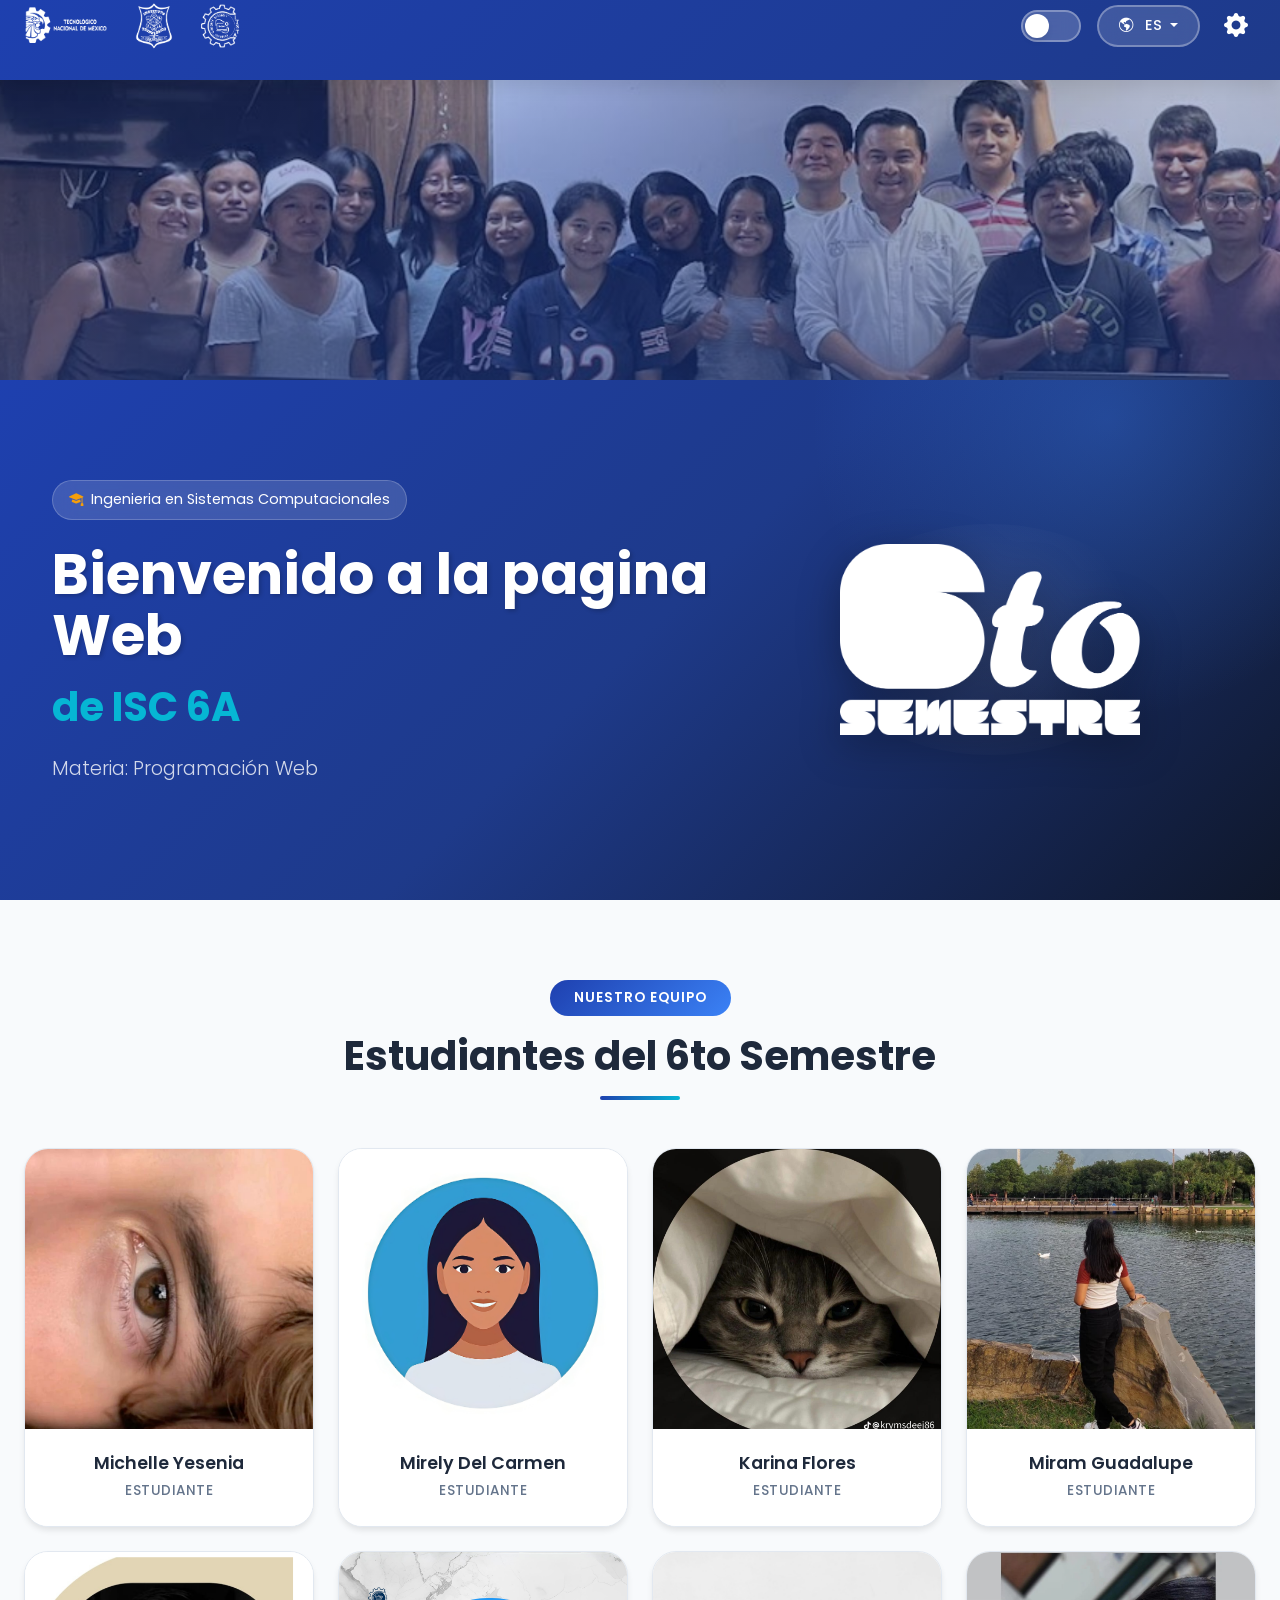
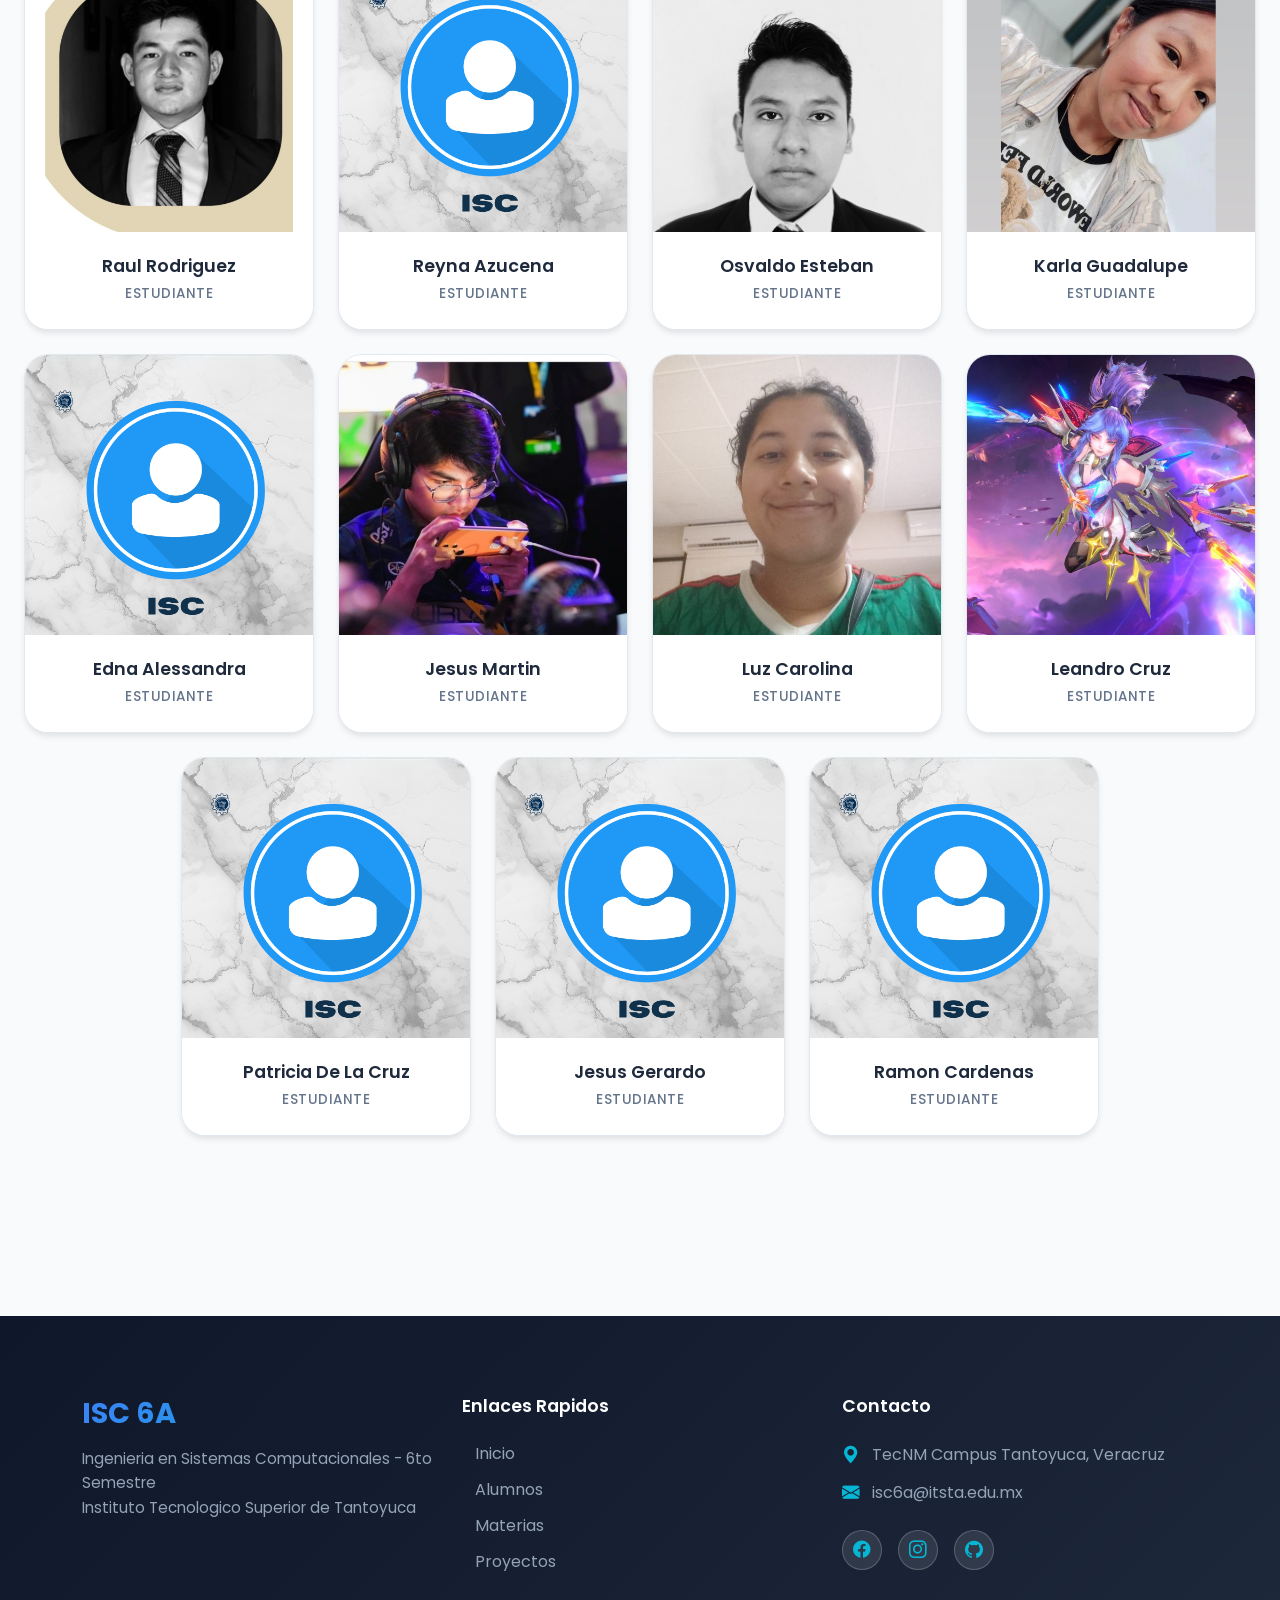
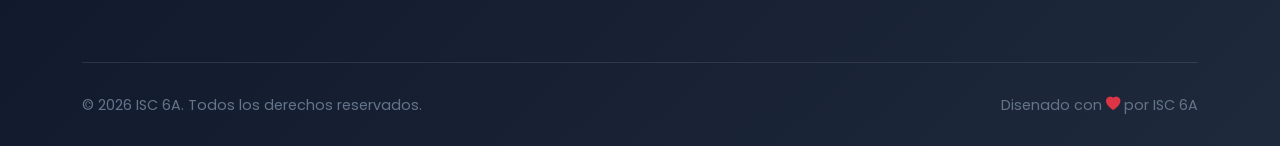
<file: index.html>
<!DOCTYPE html>
<html lang="es" data-theme="light">
<head>
    <meta charset="UTF-8">
    <meta name="viewport" content="width=device-width, initial-scale=1.0">
    <title>ISC 6A - TecNM ITSTA</title>
    <link rel="icon" type="image/png" href="img/favicon.png">

    <!-- Bootstrap -->
    <link href="https://cdn.jsdelivr.net/npm/bootstrap@5.3.8/dist/css/bootstrap.min.css" rel="stylesheet">
    
    <!-- Icons -->
    <link rel="stylesheet" href="https://cdn.jsdelivr.net/npm/bootstrap-icons@1.13.1/font/bootstrap-icons.min.css">
    
    <!-- Google Fonts -->
    <link rel="preconnect" href="https://fonts.googleapis.com">
    <link rel="preconnect" href="https://fonts.gstatic.com" crossorigin>
    <link href="https://fonts.googleapis.com/css2?family=Poppins:wght@300;400;500;600;700;800&display=swap" rel="stylesheet">

    <!-- CSS -->
    <link rel="stylesheet" href="css/style.css">
</head>

<body>

<!-- HEADER -->
<header class="top-header">
    <div class="container-fluid px-4">
        <div class="d-flex justify-content-between align-items-center">
            
            <!-- Logos -->
            <div class="d-flex align-items-center gap-3">
                <img src="img/logo_tecnm.png" class="logo-top" alt="TecNM">
                <img src="img/logo_itsta.png" class="logo-top" alt="ITSTA">
                <img src="img/logo_isc.png" class="logo-top" alt="ISC">
            </div>

            <!-- Controles -->
            <div class="d-flex align-items-center gap-3">
                <!-- Toggle Modo Oscuro -->
                <div class="theme-toggle" id="themeToggle" role="button" aria-label="Cambiar tema">
                    <i class="bi bi-sun-fill sun-icon"></i>
                    <i class="bi bi-moon-fill moon-icon"></i>
                    <div class="toggle-circle"></div>
                </div>

                <!-- Selector de Idioma -->
                <div class="dropdown">
                    <button class="btn-idioma dropdown-toggle" type="button" data-bs-toggle="dropdown" aria-expanded="false">
                        <i class="bi bi-globe-americas me-2"></i>
                        <span id="currentLang">ES</span>
                    </button>
                    <ul class="dropdown-menu dropdown-menu-end">
                        <li><a class="dropdown-item" href="#" onclick="changeLang('es')">Español</a></li>
                        <li><a class="dropdown-item" href="#" onclick="changeLang('en')">English</a></li>
                    </ul>
                </div>

                <!-- Configuracion -->
                <button class="btn-settings">
                    <i class="bi bi-gear-fill"></i>
                </button>
            </div>

        </div>
    </div>
</header>

<!-- BANNER -->
<section class="banner">
    <img src="img/encabezado_IMG.png" alt="Banner ISC 6A">
    <div class="banner-overlay"></div>
</section>

<!-- HERO -->
<section class="hero">
    <div class="container-fluid">
        <div class="row align-items-center">
            <div class="col-md-7 hero-text">
                <div class="hero-badge">
                    <i class="bi bi-mortarboard-fill"></i>
                    <span>Ingenieria en Sistemas Computacionales</span>
                </div>
                <h1 class="display-3 fw-bold mb-3">Bienvenido a la pagina Web</h1>
                <h2 class="text-accent">de ISC 6A</h2>
                <p class="hero-subtitle mt-4">Materia: Programación Web </p>
            </div>
            <div class="col-md-5 text-center">
                <div class="logo-container">
                    <img src="img/logo_6tosem.png" class="logo-semestre" alt="6to Semestre">
                </div>
            </div>
        </div>
    </div>
</section>

<!-- GRID ALUMNOS -->
<section class="alumnos-section">
    <div class="container-fluid px-4">
        
        <div class="section-header text-center mb-5">
            <span class="section-tag">Nuestro Equipo</span>
            <h2 class="section-title">Estudiantes del 6to Semestre</h2>
            <div class="section-line"></div>
        </div>

        <div class="row g-4 justify-content-center">

            <!-- MICHELLE -->
            <div class="col-lg-3 col-md-4 col-sm-6">
                <a href="alumnos/michelle" class="alumno-card">
                    <div class="card-inner">
                        <div class="card-image">
                            <img src="img/michelle_IMG.jpeg" class="profile-img" alt="Michelle Yesenia">
                            <div class="card-overlay">
                                <div class="view-profile">
                                    <i class="bi bi-arrow-right-circle-fill"></i>
                                    <span>Ver Perfil</span>
                                </div>
                            </div>
                        </div>
                        <div class="card-content">
                            <h5 class="alumno-name">Michelle Yesenia</h5>
                            <span class="alumno-role">Estudiante</span>
                        </div>
                        <div class="edit-icon">
                            <i class="bi bi-pencil-fill"></i>
                        </div>
                    </div>
                </a>
            </div>

            <!-- MIRELY -->
            <div class="col-lg-3 col-md-4 col-sm-6">
                <a href="alumnos/mirely" class="alumno-card">
                    <div class="card-inner">
                        <div class="card-image">
                            <img src="img/mirely_IMG.jpeg" class="profile-img" alt="Mirely Del Carmen">
                            <div class="card-overlay">
                                <div class="view-profile">
                                    <i class="bi bi-arrow-right-circle-fill"></i>
                                    <span>Ver Perfil</span>
                                </div>
                            </div>
                        </div>
                        <div class="card-content">
                            <h5 class="alumno-name">Mirely Del Carmen</h5>
                            <span class="alumno-role">Estudiante</span>
                        </div>
                        <div class="edit-icon">
                            <i class="bi bi-pencil-fill"></i>
                        </div>
                    </div>
                </a>
            </div>

            <!-- KARINA -->
            <div class="col-lg-3 col-md-4 col-sm-6">
                <a href="alumnos/karina" class="alumno-card">
                    <div class="card-inner">
                        <div class="card-image">
                            <img src="img/karina_IMG.jpeg" class="profile-img" alt="Karina Flores">
                            <div class="card-overlay">
                                <div class="view-profile">
                                    <i class="bi bi-arrow-right-circle-fill"></i>
                                    <span>Ver Perfil</span>
                                </div>
                            </div>
                        </div>
                        <div class="card-content">
                            <h5 class="alumno-name">Karina Flores</h5>
                            <span class="alumno-role">Estudiante</span>
                        </div>
                        <div class="edit-icon">
                            <i class="bi bi-pencil-fill"></i>
                        </div>
                    </div>
                </a>
            </div>

            <!-- MIRAM -->
            <div class="col-lg-3 col-md-4 col-sm-6">
                <a href="alumnos/miram" class="alumno-card">
                    <div class="card-inner">
                        <div class="card-image">
                            <img src="img/miriam_IMG.jpeg" class="profile-img" alt="Miram Guadalupe">
                            <div class="card-overlay">
                                <div class="view-profile">
                                    <i class="bi bi-arrow-right-circle-fill"></i>
                                    <span>Ver Perfil</span>
                                </div>
                            </div>
                        </div>
                        <div class="card-content">
                            <h5 class="alumno-name">Miram Guadalupe</h5>
                            <span class="alumno-role">Estudiante</span>
                        </div>
                        <div class="edit-icon">
                            <i class="bi bi-pencil-fill"></i>
                        </div>
                    </div>
                </a>
            </div>

            <!-- RAUL -->
            <div class="col-lg-3 col-md-4 col-sm-6">
                <a href="alumnos/raul" class="alumno-card">
                    <div class="card-inner">
                        <div class="card-image">
                            <img src="img/raul_IMG.jpeg" class="profile-img" alt="Raul Rodriguez">
                            <div class="card-overlay">
                                <div class="view-profile">
                                    <i class="bi bi-arrow-right-circle-fill"></i>
                                    <span>Ver Perfil</span>
                                </div>
                            </div>
                        </div>
                        <div class="card-content">
                            <h5 class="alumno-name">Raul Rodriguez</h5>
                            <span class="alumno-role">Estudiante</span>
                        </div>
                        <div class="edit-icon">
                            <i class="bi bi-pencil-fill"></i>
                        </div>
                    </div>
                </a>
            </div>

            <!-- REYNA -->
            <div class="col-lg-3 col-md-4 col-sm-6">
                <a href="alumnos/reyna" class="alumno-card">
                    <div class="card-inner">
                        <div class="card-image">
                            <img src="img/reyna_IMG.jpeg" class="profile-img" alt="Reyna Azucena">
                            <div class="card-overlay">
                                <div class="view-profile">
                                    <i class="bi bi-arrow-right-circle-fill"></i>
                                    <span>Ver Perfil</span>
                                </div>
                            </div>
                        </div>
                        <div class="card-content">
                            <h5 class="alumno-name">Reyna Azucena</h5>
                            <span class="alumno-role">Estudiante</span>
                        </div>
                        <div class="edit-icon">
                            <i class="bi bi-pencil-fill"></i>
                        </div>
                    </div>
                </a>
            </div>

            <!-- OSVALDO -->
            <div class="col-lg-3 col-md-4 col-sm-6">
                <a href="alumnos/osvaldo" class="alumno-card">
                    <div class="card-inner">
                        <div class="card-image">
                            <img src="img/osvaldo_IMG.jpeg" class="profile-img" alt="Osvaldo Esteban">
                            <div class="card-overlay">
                                <div class="view-profile">
                                    <i class="bi bi-arrow-right-circle-fill"></i>
                                    <span>Ver Perfil</span>
                                </div>
                            </div>
                        </div>
                        <div class="card-content">
                            <h5 class="alumno-name">Osvaldo Esteban</h5>
                            <span class="alumno-role">Estudiante</span>
                        </div>
                        <div class="edit-icon">
                            <i class="bi bi-pencil-fill"></i>
                        </div>
                    </div>
                </a>
            </div>

            <!-- KARLA -->
            <div class="col-lg-3 col-md-4 col-sm-6">
                <a href="alumnos/karla" class="alumno-card">
                    <div class="card-inner">
                        <div class="card-image">
                            <img src="img/karla_IMG.jpeg" class="profile-img" alt="Karla Guadalupe">
                            <div class="card-overlay">
                                <div class="view-profile">
                                    <i class="bi bi-arrow-right-circle-fill"></i>
                                    <span>Ver Perfil</span>
                                </div>
                            </div>
                        </div>
                        <div class="card-content">
                            <h5 class="alumno-name">Karla Guadalupe</h5>
                            <span class="alumno-role">Estudiante</span>
                        </div>
                        <div class="edit-icon">
                            <i class="bi bi-pencil-fill"></i>
                        </div>
                    </div>
                </a>
            </div>

            <!-- EDNA -->
            <div class="col-lg-3 col-md-4 col-sm-6">
                <a href="alumnos/edna" class="alumno-card">
                    <div class="card-inner">
                        <div class="card-image">
                            <img src="img/edna_IMG.jpeg" class="profile-img" alt="Edna Alessandra">
                            <div class="card-overlay">
                                <div class="view-profile">
                                    <i class="bi bi-arrow-right-circle-fill"></i>
                                    <span>Ver Perfil</span>
                                </div>
                            </div>
                        </div>
                        <div class="card-content">
                            <h5 class="alumno-name">Edna Alessandra</h5>
                            <span class="alumno-role">Estudiante</span>
                        </div>
                        <div class="edit-icon">
                            <i class="bi bi-pencil-fill"></i>
                        </div>
                    </div>
                </a>
            </div>

            <!-- MARTIN -->
            <div class="col-lg-3 col-md-4 col-sm-6">
                <a href="alumnos/martin" class="alumno-card">
                    <div class="card-inner">
                        <div class="card-image">
                            <img src="img/martin_IMG.jpeg" class="profile-img" alt="Jesus Martin">
                            <div class="card-overlay">
                                <div class="view-profile">
                                    <i class="bi bi-arrow-right-circle-fill"></i>
                                    <span>Ver Perfil</span>
                                </div>
                            </div>
                        </div>
                        <div class="card-content">
                            <h5 class="alumno-name">Jesus Martin</h5>
                            <span class="alumno-role">Estudiante</span>
                        </div>
                        <div class="edit-icon">
                            <i class="bi bi-pencil-fill"></i>
                        </div>
                    </div>
                </a>
            </div>

            <!-- LUZ -->
            <div class="col-lg-3 col-md-4 col-sm-6">
                <a href="alumnos/luz" class="alumno-card">
                    <div class="card-inner">
                        <div class="card-image">
                            <img src="img/luz_IMG.jpeg" class="profile-img" alt="Luz Carolina">
                            <div class="card-overlay">
                                <div class="view-profile">
                                    <i class="bi bi-arrow-right-circle-fill"></i>
                                    <span>Ver Perfil</span>
                                </div>
                            </div>
                        </div>
                        <div class="card-content">
                            <h5 class="alumno-name">Luz Carolina</h5>
                            <span class="alumno-role">Estudiante</span>
                        </div>
                        <div class="edit-icon">
                            <i class="bi bi-pencil-fill"></i>
                        </div>
                    </div>
                </a>
            </div>

            <!-- LEANDRO -->
            <div class="col-lg-3 col-md-4 col-sm-6">
                <a href="alumnos/leandro" class="alumno-card">
                    <div class="card-inner">
                        <div class="card-image">
                            <img src="img/leandro__IMG.jpeg" class="profile-img" alt="Leandro Cruz">
                            <div class="card-overlay">
                                <div class="view-profile">
                                    <i class="bi bi-arrow-right-circle-fill"></i>
                                    <span>Ver Perfil</span>
                                </div>
                            </div>
                        </div>
                        <div class="card-content">
                            <h5 class="alumno-name">Leandro Cruz</h5>
                            <span class="alumno-role">Estudiante</span>
                        </div>
                        <div class="edit-icon">
                            <i class="bi bi-pencil-fill"></i>
                        </div>
                    </div>
                </a>
            </div>

            <!-- PATRICIA -->
            <div class="col-lg-3 col-md-4 col-sm-6">
                <a href="alumnos/patricia" class="alumno-card">
                    <div class="card-inner">
                        <div class="card-image">
                            <img src="img/patricia_IMG.jpeg" class="profile-img" alt="Patricia">
                            <div class="card-overlay">
                                <div class="view-profile">
                                    <i class="bi bi-arrow-right-circle-fill"></i>
                                    <span>Ver Perfil</span>
                                </div>
                            </div>
                        </div>
                        <div class="card-content">
                            <h5 class="alumno-name">Patricia De La Cruz</h5>
                            <span class="alumno-role">Estudiante</span>
                        </div>
                        <div class="edit-icon">
                            <i class="bi bi-pencil-fill"></i>
                        </div>
                    </div>
                </a>
            </div>

            <!-- GERARDO -->
            <div class="col-lg-3 col-md-4 col-sm-6">
                <a href="alumnos/gerardo" class="alumno-card">
                    <div class="card-inner">
                        <div class="card-image">
                            <img src="img/gerardo_IMG.jpeg" class="profile-img" alt="Jesus Gerardo">
                            <div class="card-overlay">
                                <div class="view-profile">
                                    <i class="bi bi-arrow-right-circle-fill"></i>
                                    <span>Ver Perfil</span>
                                </div>
                            </div>
                        </div>
                        <div class="card-content">
                            <h5 class="alumno-name">Jesus Gerardo</h5>
                            <span class="alumno-role">Estudiante</span>
                        </div>
                        <div class="edit-icon">
                            <i class="bi bi-pencil-fill"></i>
                        </div>
                    </div>
                </a>
            </div>

            <!-- RAMON -->
            <div class="col-lg-3 col-md-4 col-sm-6">
                <a href="alumnos/ramon" class="alumno-card">
                    <div class="card-inner">
                        <div class="card-image">
                            <img src="img/ramon_IMG.jpeg" class="profile-img" alt="Ramon Cardenas">
                            <div class="card-overlay">
                                <div class="view-profile">
                                    <i class="bi bi-arrow-right-circle-fill"></i>
                                    <span>Ver Perfil</span>
                                </div>
                            </div>
                        </div>
                        <div class="card-content">
                            <h5 class="alumno-name">Ramon Cardenas</h5>
                            <span class="alumno-role">Estudiante</span>
                        </div>
                        <div class="edit-icon">
                            <i class="bi bi-pencil-fill"></i>
                        </div>
                    </div>
                </a>
            </div>

        </div>
    </div>
</section>

<!-- FOOTER -->
<footer class="footer">
    <div class="footer-wave">
        <svg viewBox="0 0 1200 120" preserveAspectRatio="none">
            <path d="M321.39,56.44c58-10.79,114.16-30.13,172-41.86,82.39-16.72,168.19-17.73,250.45-.39C823.78,31,906.67,72,985.66,92.83c70.05,18.48,146.53,26.09,214.34,3V0H0V27.35A600.21,600.21,0,0,0,321.39,56.44Z" class="shape-fill"></path>
        </svg>
    </div>
    
    <div class="footer-content">
        <div class="container">
            <div class="row">
                <div class="col-lg-4 col-md-6 mb-4">
                    <div class="footer-brand">
                        <h4>ISC 6A</h4>
                        <p class="footer-desc">Ingenieria en Sistemas Computacionales - 6to Semestre<br>
                        Instituto Tecnologico Superior de Tantoyuca</p>
                    </div>
                </div>
                
                <div class="col-lg-4 col-md-6 mb-4">
                    <div class="footer-links">
                        <h5>Enlaces Rapidos</h5>
                        <ul>
                            <li><a href="#">Inicio</a></li>
                            <li><a href="#">Alumnos</a></li>
                            <li><a href="#">Materias</a></li>
                            <li><a href="#">Proyectos</a></li>
                        </ul>
                    </div>
                </div>
                
                <div class="col-lg-4 col-md-12">
                    <div class="footer-contact">
                        <h5>Contacto</h5>
                        <p><i class="bi bi-geo-alt-fill"></i> TecNM Campus Tantoyuca, Veracruz </p>
                        <p><i class="bi bi-envelope-fill"></i> isc6a@itsta.edu.mx</p>
                        <div class="social-links">
                            <a href="#" class="social-icon"><i class="bi bi-facebook"></i></a>
                            <a href="#" class="social-icon"><i class="bi bi-instagram"></i></a>
                            <a href="#" class="social-icon"><i class="bi bi-github"></i></a>
                        </div>
                    </div>
                </div>
            </div>
            
            <div class="footer-bottom">
                <div class="row align-items-center">
                    <div class="col-md-6">
                        <p class="copyright">&copy; 2026 ISC 6A. Todos los derechos reservados.</p>
                    </div>
                    <div class="col-md-6 text-md-end">
                        <p class="credits">Disenado con <i class="bi bi-heart-fill text-danger"></i> por ISC 6A</p>
                    </div>
                </div>
            </div>
        </div>
    </div>
</footer>

<!-- JS -->
<script src="https://cdn.jsdelivr.net/npm/bootstrap@5.3.8/dist/js/bootstrap.bundle.min.js"></script>
<script src="js/main.js"></script>

</body>
</html>
</file>
<file: css/style.css>
/* ==========================================
   VARIABLES Y CONFIGURACION GLOBAL
   ========================================== */
:root {
    /* Colores Principales - Modo Claro */
    --primary-blue: #1e40af;
    --primary-dark: #1e3a8a;
    --primary-light: #3b82f6;
    --accent-gold: #f59e0b;
    --accent-cyan: #06b6d4;
    
    /* Fondos */
    --bg-primary: #f8fafc;
    --bg-secondary: #ffffff;
    --bg-card: #ffffff;
    --bg-header: #1e40af;
    
    /* Texto */
    --text-primary: #1e293b;
    --text-secondary: #64748b;
    --text-light: #94a3b8;
    --text-white: #ffffff;
    
    /* Bordes y Sombras */
    --border-color: #e2e8f0;
    --shadow-sm: 0 1px 2px 0 rgba(0, 0, 0, 0.05);
    --shadow-md: 0 4px 6px -1px rgba(0, 0, 0, 0.1);
    --shadow-lg: 0 10px 15px -3px rgba(0, 0, 0, 0.1);
    --shadow-xl: 0 20px 25px -5px rgba(0, 0, 0, 0.1);
    
    /* Transiciones */
    --transition-fast: 0.2s ease;
    --transition-normal: 0.3s ease;
    --transition-slow: 0.5s ease;
}

/* Modo Oscuro */
[data-theme="dark"] {
    --bg-primary: #0f172a;
    --bg-secondary: #1e293b;
    --bg-card: #334155;
    --bg-header: #0f172a;
    
    --text-primary: #f1f5f9;
    --text-secondary: #cbd5e1;
    --text-light: #94a3b8;
    
    --border-color: #475569;
    --shadow-sm: 0 1px 2px 0 rgba(0, 0, 0, 0.3);
    --shadow-md: 0 4px 6px -1px rgba(0, 0, 0, 0.4);
    --shadow-lg: 0 10px 15px -3px rgba(0, 0, 0, 0.4);
}

* {
    margin: 0;
    padding: 0;
    box-sizing: border-box;
}

body {
    font-family: 'Poppins', sans-serif;
    background-color: var(--bg-primary);
    color: var(--text-primary);
    transition: background-color var(--transition-normal), color var(--transition-normal);
    overflow-x: hidden;
}

/* ==========================================
   HEADER
   ========================================== */
.top-header {
    background: linear-gradient(135deg, var(--primary-blue) 0%, var(--primary-dark) 100%);
    height: 80px;
    position: sticky;
    top: 0;
    z-index: 1000;
    box-shadow: var(--shadow-lg);
}

.logo-top {
    height: 50px;
    filter: brightness(0) invert(1);
    transition: transform var(--transition-fast);
}

.logo-top:hover {
    transform: scale(1.05);
}

/* Toggle Tema */
.theme-toggle {
    width: 60px;
    height: 32px;
    background: rgba(255, 255, 255, 0.2);
    border-radius: 50px;
    position: relative;
    cursor: pointer;
    transition: var(--transition-normal);
    border: 2px solid rgba(255, 255, 255, 0.3);
    backdrop-filter: blur(10px);
}

.theme-toggle:hover {
    background: rgba(255, 255, 255, 0.3);
}

.toggle-circle {
    width: 24px;
    height: 24px;
    background: white;
    border-radius: 50%;
    position: absolute;
    top: 2px;
    left: 2px;
    transition: transform var(--transition-normal);
    box-shadow: var(--shadow-md);
    display: flex;
    align-items: center;
    justify-content: center;
}

.theme-toggle i {
    position: absolute;
    top: 50%;
    transform: translateY(-50%);
    font-size: 14px;
    transition: opacity var(--transition-fast);
}

.sun-icon {
    left: 8px;
    color: #f59e0b;
    opacity: 1;
}

.moon-icon {
    right: 8px;
    color: #cbd5e1;
    opacity: 0;
}

[data-theme="dark"] .sun-icon {
    opacity: 0;
}

[data-theme="dark"] .moon-icon {
    opacity: 1;
}

[data-theme="dark"] .toggle-circle {
    transform: translateX(28px);
}

/* Boton Idioma */
.btn-idioma {
    background: rgba(255, 255, 255, 0.15);
    color: white;
    border: 2px solid rgba(255, 255, 255, 0.3);
    padding: 8px 20px;
    border-radius: 25px;
    font-weight: 500;
    font-size: 0.9rem;
    transition: var(--transition-fast);
    backdrop-filter: blur(10px);
}

.btn-idioma:hover {
    background: rgba(255, 255, 255, 0.25);
    transform: translateY(-2px);
}

.dropdown-menu {
    background: var(--bg-card);
    border: 1px solid var(--border-color);
    box-shadow: var(--shadow-lg);
    border-radius: 12px;
    padding: 0.5rem;
}

.dropdown-item {
    color: var(--text-primary);
    border-radius: 8px;
    padding: 0.5rem 1rem;
    transition: var(--transition-fast);
}

.dropdown-item:hover {
    background: var(--primary-light);
    color: white;
}

/* Boton Settings */
.btn-settings {
    background: transparent;
    border: none;
    color: white;
    font-size: 1.5rem;
    padding: 0.5rem;
    border-radius: 50%;
    transition: var(--transition-fast);
    cursor: pointer;
}

.btn-settings:hover {
    background: rgba(255, 255, 255, 0.2);
    transform: rotate(30deg);
}

/* ==========================================
   BANNER
   ========================================== */
.banner {
    position: relative;
    overflow: hidden;
    height: 300px;
}

.banner img {
    width: 100%;
    height: 100%;
    object-fit: cover;
    object-position: center;
}

.banner-overlay {
    position: absolute;
    top: 0;
    left: 0;
    width: 100%;
    height: 100%;
    background: linear-gradient(180deg, rgba(30, 64, 175, 0.3) 0%, rgba(30, 58, 138, 0.6) 100%);
}

/* ==========================================
   HERO SECTION
   ========================================== */
.hero {
    background: linear-gradient(135deg, var(--primary-blue) 0%, var(--primary-dark) 50%, #0f172a 100%);
    padding: 100px 40px;
    color: white;
    position: relative;
    overflow: hidden;
}

.hero::before {
    content: '';
    position: absolute;
    top: -50%;
    right: -10%;
    width: 600px;
    height: 600px;
    background: radial-gradient(circle, rgba(59, 130, 246, 0.3) 0%, transparent 70%);
    border-radius: 50%;
}

.hero-badge {
    display: inline-flex;
    align-items: center;
    gap: 0.5rem;
    background: rgba(255, 255, 255, 0.15);
    padding: 0.5rem 1rem;
    border-radius: 50px;
    font-size: 0.9rem;
    margin-bottom: 1.5rem;
    backdrop-filter: blur(10px);
    border: 1px solid rgba(255, 255, 255, 0.2);
}

.hero-badge i {
    color: var(--accent-gold);
}

.hero-text h1 {
    font-size: 3.5rem;
    font-weight: 800;
    line-height: 1.1;
    margin-bottom: 0.5rem;
    text-shadow: 2px 2px 4px rgba(0, 0, 0, 0.2);
}

.text-accent {
    color: var(--accent-cyan);
    font-size: 2.5rem;
    font-weight: 700;
    margin-bottom: 1rem;
}

.hero-subtitle {
    font-size: 1.2rem;
    color: rgba(255, 255, 255, 0.8);
    font-weight: 300;
}

.logo-container {
    position: relative;
    display: inline-block;
}

.logo-container::before {
    content: '';
    position: absolute;
    inset: -20px;
    background: radial-gradient(circle, rgba(255, 255, 255, 0.1) 0%, transparent 70%);
    border-radius: 50%;
    animation: pulse 3s infinite;
}

@keyframes pulse {
    0%, 100% { transform: scale(1); opacity: 0.5; }
    50% { transform: scale(1.1); opacity: 0.8; }
}

.logo-semestre {
    width: 300px;
    position: relative;
    z-index: 1;
    filter: drop-shadow(0 10px 20px rgba(0, 0, 0, 0.3));
    transition: transform var(--transition-slow);
}

.logo-semestre:hover {
    transform: scale(1.05) rotate(2deg);
}

/* ==========================================
   SECCION ALUMNOS
   ========================================== */
.alumnos-section {
    padding: 80px 0;
    background: var(--bg-primary);
}

.section-header {
    margin-bottom: 4rem;
}

.section-tag {
    display: inline-block;
    background: linear-gradient(135deg, var(--primary-blue), var(--primary-light));
    color: white;
    padding: 0.5rem 1.5rem;
    border-radius: 50px;
    font-size: 0.85rem;
    font-weight: 600;
    text-transform: uppercase;
    letter-spacing: 1px;
    margin-bottom: 1rem;
}

.section-title {
    font-size: 2.5rem;
    font-weight: 700;
    color: var(--text-primary);
    margin-bottom: 1rem;
}

.section-line {
    width: 80px;
    height: 4px;
    background: linear-gradient(90deg, var(--primary-blue), var(--accent-cyan));
    margin: 0 auto;
    border-radius: 2px;
}

/* ==========================================
   CARDS DE ALUMNOS - DISEÑO MEJORADO
   ========================================== */
.alumno-card {
    display: block;
    text-decoration: none;
    color: inherit;
    perspective: 1000px;
    height: 100%;
}

.card-inner {
    background: var(--bg-card);
    border-radius: 24px;
    overflow: hidden;
    box-shadow: var(--shadow-md);
    transition: all var(--transition-normal);
    position: relative;
    height: 100%;
    border: 1px solid var(--border-color);
}

.alumno-card:hover .card-inner {
    transform: translateY(-10px);
    box-shadow: var(--shadow-xl);
    border-color: var(--primary-light);
}

.card-image {
    position: relative;
    width: 100%;
    height: 280px;
    overflow: hidden;
}

.profile-img {
    width: 100%;
    height: 100%;
    object-fit: cover;
    object-position: center top;
    transition: transform var(--transition-slow);
}

.alumno-card:hover .profile-img {
    transform: scale(1.1);
}

.card-overlay {
    position: absolute;
    inset: 0;
    background: linear-gradient(180deg, transparent 0%, rgba(30, 64, 175, 0.9) 100%);
    display: flex;
    align-items: flex-end;
    justify-content: center;
    padding-bottom: 2rem;
    opacity: 0;
    transition: opacity var(--transition-normal);
}

.alumno-card:hover .card-overlay {
    opacity: 1;
}

.view-profile {
    display: flex;
    align-items: center;
    gap: 0.5rem;
    color: white;
    font-weight: 600;
    font-size: 0.95rem;
    transform: translateY(20px);
    transition: transform var(--transition-normal);
}

.view-profile i {
    font-size: 1.5rem;
    color: var(--accent-cyan);
}

.alumno-card:hover .view-profile {
    transform: translateY(0);
}

.card-content {
    padding: 1.5rem;
    text-align: center;
    background: var(--bg-card);
}

.alumno-name {
    font-size: 1.1rem;
    font-weight: 600;
    color: var(--text-primary);
    margin-bottom: 0.25rem;
    transition: color var(--transition-fast);
}

.alumno-card:hover .alumno-name {
    color: var(--primary-blue);
}

.alumno-role {
    font-size: 0.85rem;
    color: var(--text-secondary);
    font-weight: 500;
    text-transform: uppercase;
    letter-spacing: 0.5px;
}

.edit-icon {
    position: absolute;
    top: 15px;
    right: 15px;
    width: 36px;
    height: 36px;
    background: rgba(255, 255, 255, 0.9);
    border-radius: 50%;
    display: flex;
    align-items: center;
    justify-content: center;
    color: var(--primary-blue);
    font-size: 14px;
    opacity: 0;
    transform: scale(0.8);
    transition: all var(--transition-fast);
    box-shadow: var(--shadow-md);
    z-index: 10;
}

.alumno-card:hover .edit-icon {
    opacity: 1;
    transform: scale(1);
}

.edit-icon:hover {
    background: var(--primary-blue);
    color: white;
    transform: scale(1.1);
}

/* ==========================================
   FOOTER PROFESIONAL
   ========================================== */
.footer {
    position: relative;
    background: linear-gradient(135deg, #0f172a 0%, #1e293b 100%);
    color: white;
    margin-top: 100px;
}

.footer-wave {
    position: absolute;
    top: -100px;
    left: 0;
    width: 100%;
    overflow: hidden;
    line-height: 0;
    transform: rotate(180deg);
}

.footer-wave svg {
    position: relative;
    display: block;
    width: calc(100% + 1.3px);
    height: 100px;
}

.footer-wave .shape-fill {
    fill: var(--bg-primary);
}

[data-theme="dark"] .footer-wave .shape-fill {
    fill: var(--bg-primary);
}

.footer-content {
    padding: 80px 0 30px;
    position: relative;
    z-index: 1;
}

.footer-brand h4 {
    font-size: 1.8rem;
    font-weight: 700;
    margin-bottom: 1rem;
    background: linear-gradient(135deg, var(--primary-light), var(--accent-cyan));
    -webkit-background-clip: text;
    -webkit-text-fill-color: transparent;
    background-clip: text;
}

.footer-desc {
    color: #94a3b8;
    line-height: 1.6;
    font-size: 0.95rem;
}

.footer-links h5,
.footer-contact h5 {
    font-size: 1.1rem;
    font-weight: 600;
    margin-bottom: 1.5rem;
    color: white;
}

.footer-links ul {
    list-style: none;
    padding: 0;
}

.footer-links li {
    margin-bottom: 0.75rem;
}

.footer-links a {
    color: #94a3b8;
    text-decoration: none;
    transition: var(--transition-fast);
    display: inline-flex;
    align-items: center;
    gap: 0.5rem;
}

.footer-links a::before {
    content: '›';
    color: var(--accent-cyan);
    font-weight: bold;
    opacity: 0;
    transform: translateX(-10px);
    transition: var(--transition-fast);
}

.footer-links a:hover {
    color: white;
    transform: translateX(5px);
}

.footer-links a:hover::before {
    opacity: 1;
    transform: translateX(0);
}

.footer-contact p {
    color: #94a3b8;
    margin-bottom: 0.75rem;
    display: flex;
    align-items: center;
    gap: 0.75rem;
}

.footer-contact i {
    color: var(--accent-cyan);
    font-size: 1.1rem;
}

.social-links {
    display: flex;
    gap: 1rem;
    margin-top: 1.5rem;
}

.social-icon {
    width: 40px;
    height: 40px;
    background: rgba(255, 255, 255, 0.1);
    border-radius: 50%;
    display: flex;
    align-items: center;
    justify-content: center;
    color: white;
    text-decoration: none;
    transition: var(--transition-fast);
    border: 1px solid rgba(255, 255, 255, 0.2);
}

.social-icon:hover {
    background: var(--primary-blue);
    transform: translateY(-3px);
    border-color: var(--primary-blue);
}

.footer-bottom {
    margin-top: 3rem;
    padding-top: 2rem;
    border-top: 1px solid rgba(255, 255, 255, 0.1);
}

.copyright {
    color: #64748b;
    font-size: 0.9rem;
    margin: 0;
}

.credits {
    color: #64748b;
    font-size: 0.9rem;
    margin: 0;
}

.credits i {
    animation: heartbeat 1.5s infinite;
}

@keyframes heartbeat {
    0%, 100% { transform: scale(1); }
    50% { transform: scale(1.2); }
}

/* ==========================================
   RESPONSIVE
   ========================================== */
@media (max-width: 768px) {
    .hero-text h1 {
        font-size: 2.5rem;
    }
    
    .text-accent {
        font-size: 1.8rem;
    }
    
    .logo-semestre {
        width: 200px;
        margin-top: 2rem;
    }
    
    .card-image {
        height: 240px;
    }
    
    .top-header {
        height: auto;
        padding: 1rem 0;
    }
    
    .logo-top {
        height: 35px;
    }
}

@media (max-width: 576px) {
    .hero {
        padding: 60px 20px;
    }
    
    .hero-text h1 {
        font-size: 2rem;
    }
    
    .section-title {
        font-size: 1.8rem;
    }
    
    .alumnos-section {
        padding: 40px 0;
    }
}

/* ==========================================
   ANIMACIONES DE ENTRADA
   ========================================== */
@keyframes fadeInUp {
    from {
        opacity: 0;
        transform: translateY(30px);
    }
    to {
        opacity: 1;
        transform: translateY(0);
    }
}

.alumno-card {
    animation: fadeInUp 0.6s ease forwards;
}

.alumno-card:nth-child(1) { animation-delay: 0.1s; }
.alumno-card:nth-child(2) { animation-delay: 0.2s; }
.alumno-card:nth-child(3) { animation-delay: 0.3s; }
.alumno-card:nth-child(4) { animation-delay: 0.4s; }
.alumno-card:nth-child(5) { animation-delay: 0.1s; }
.alumno-card:nth-child(6) { animation-delay: 0.2s; }
.alumno-card:nth-child(7) { animation-delay: 0.3s; }
.alumno-card:nth-child(8) { animation-delay: 0.4s; }
.alumno-card:nth-child(9) { animation-delay: 0.1s; }
.alumno-card:nth-child(10) { animation-delay: 0.2s; }
.alumno-card:nth-child(11) { animation-delay: 0.3s; }
.alumno-card:nth-child(12) { animation-delay: 0.4s; }
.alumno-card:nth-child(13) { animation-delay: 0.1s; }
.alumno-card:nth-child(14) { animation-delay: 0.2s; }
.alumno-card:nth-child(15) { animation-delay: 0.3s; }
</file>
